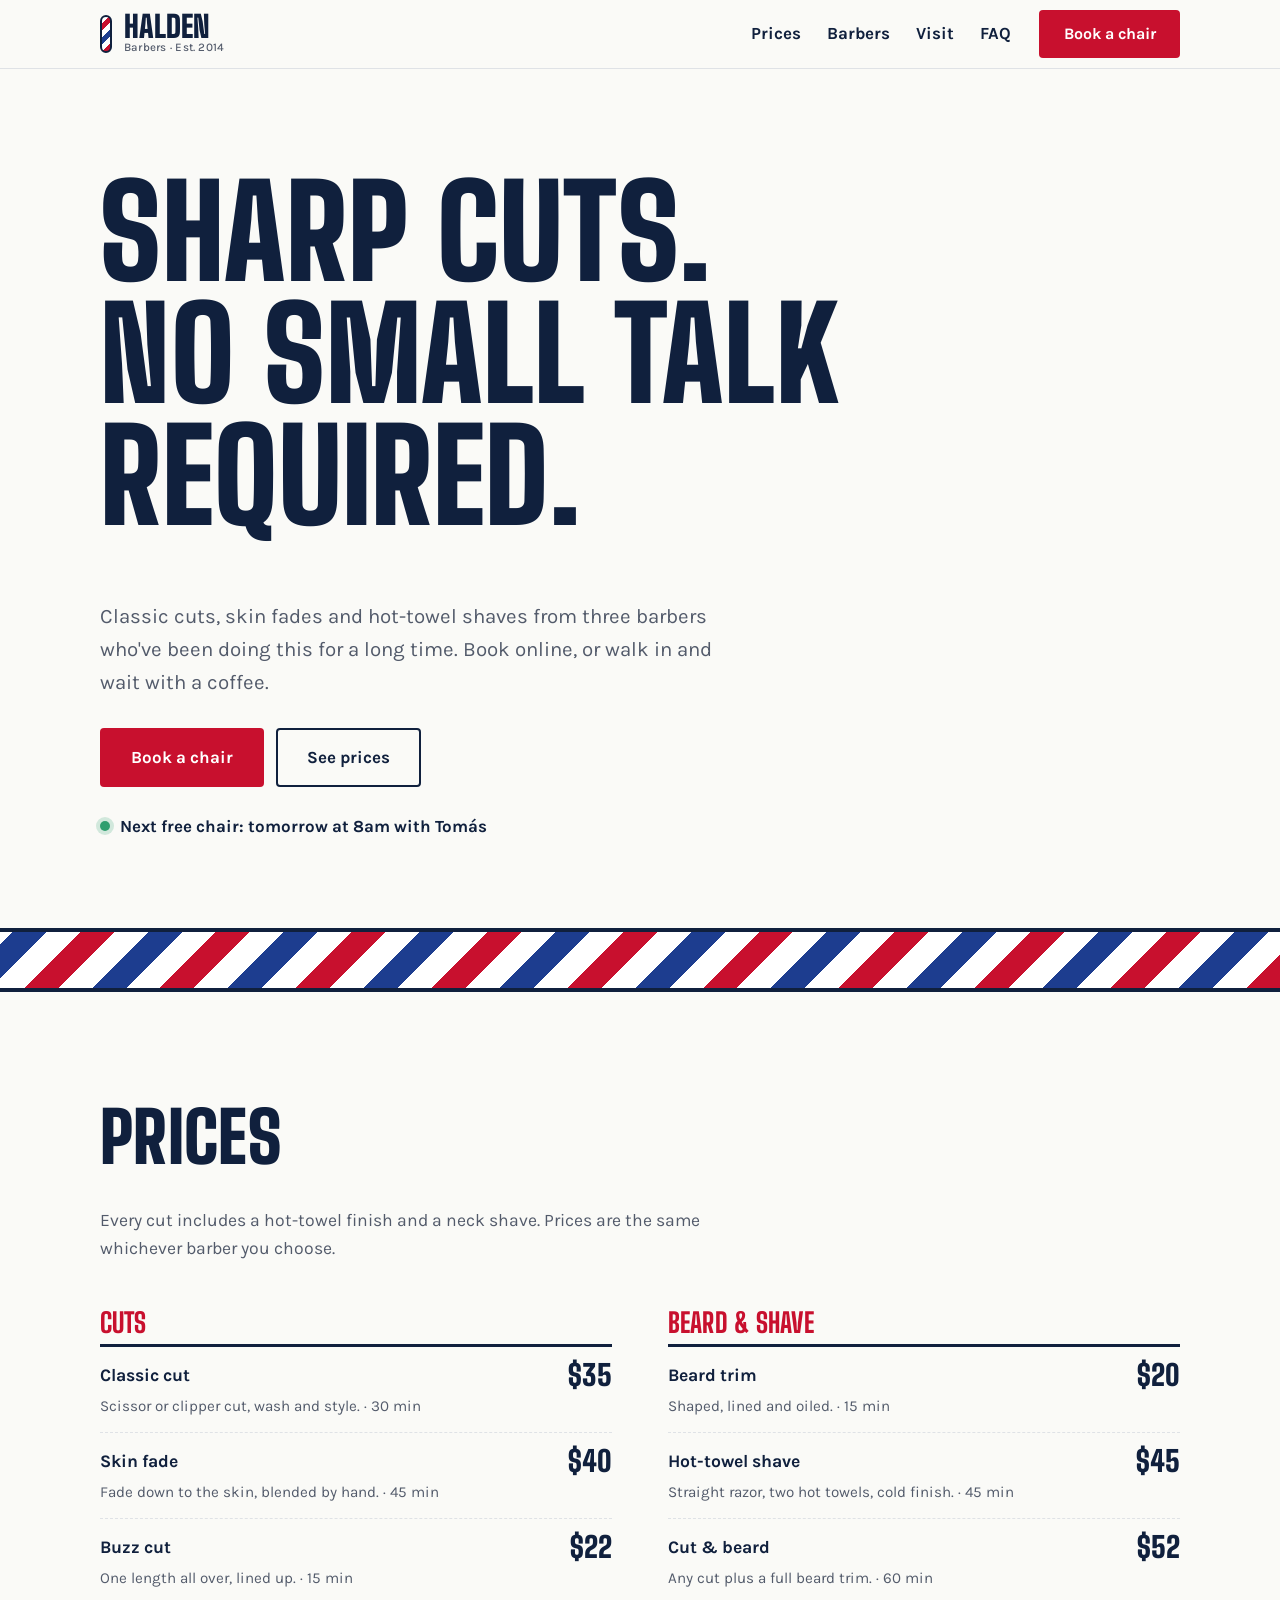
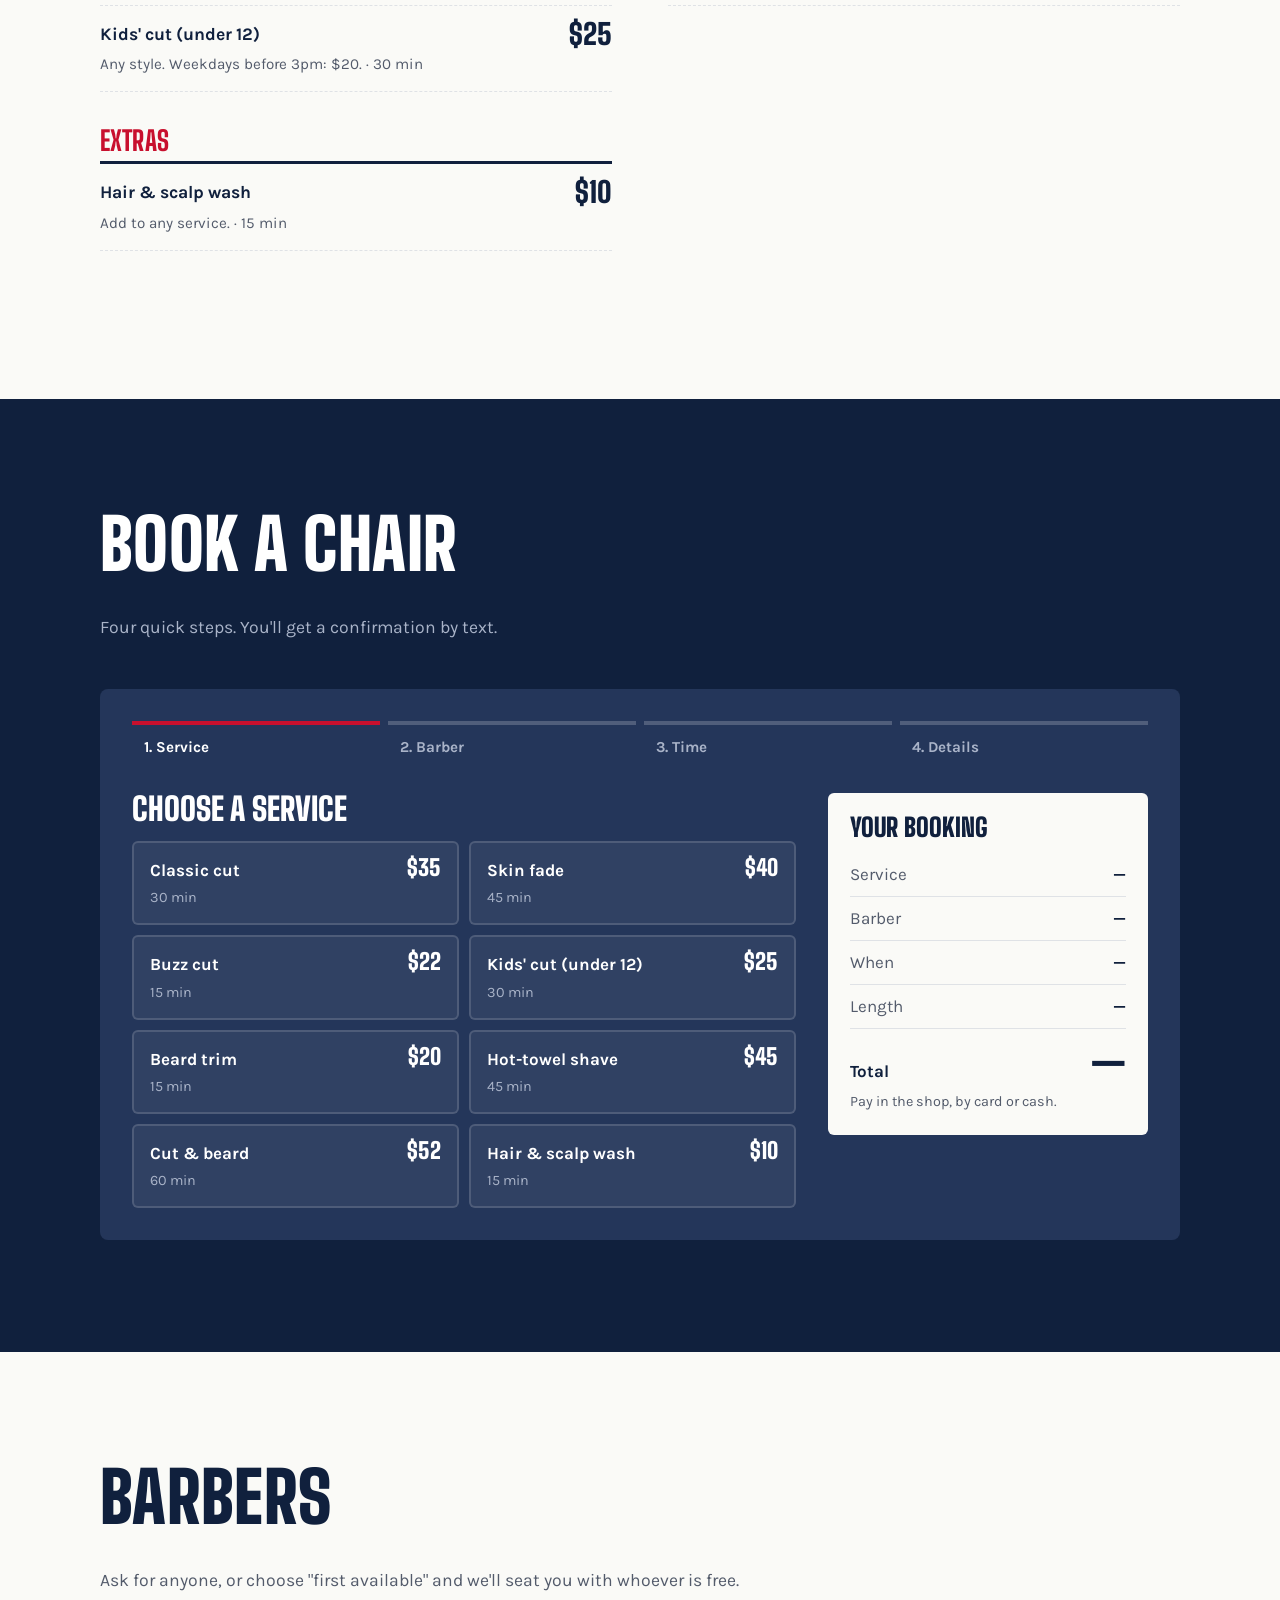
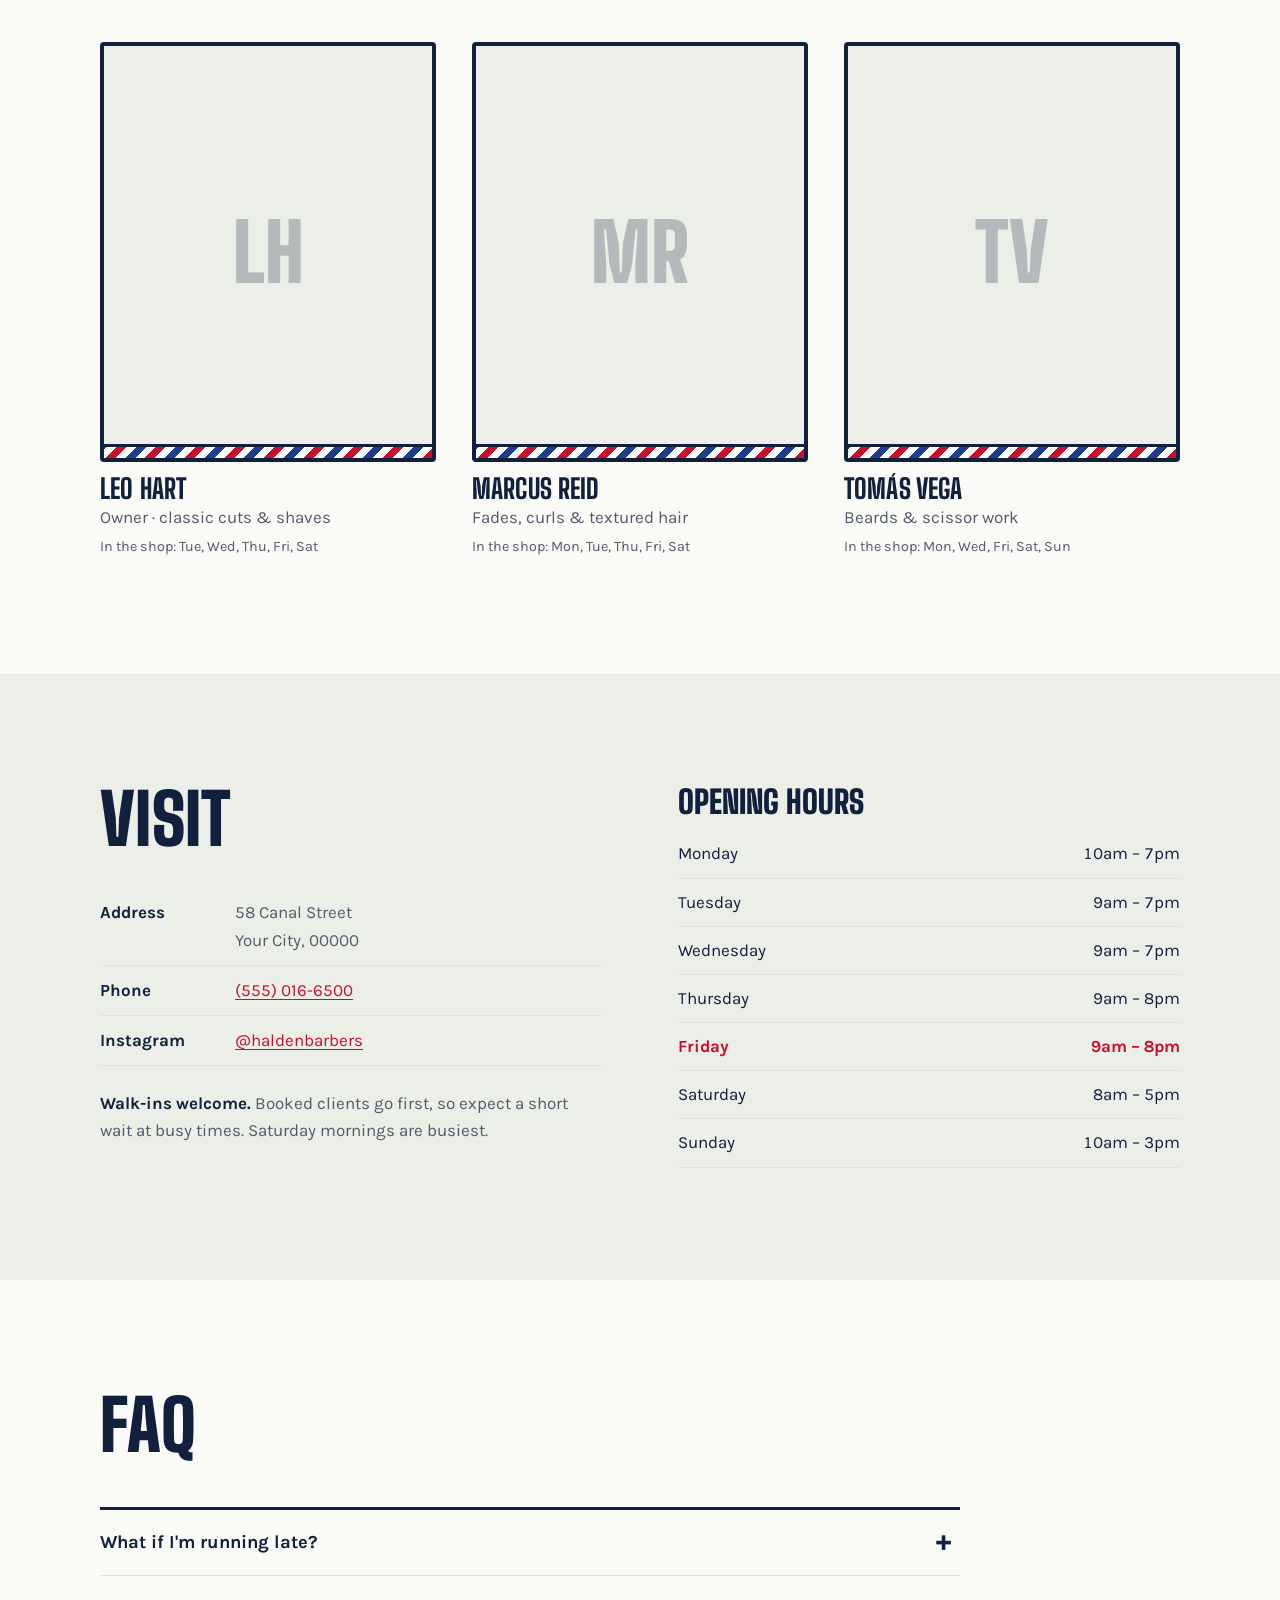
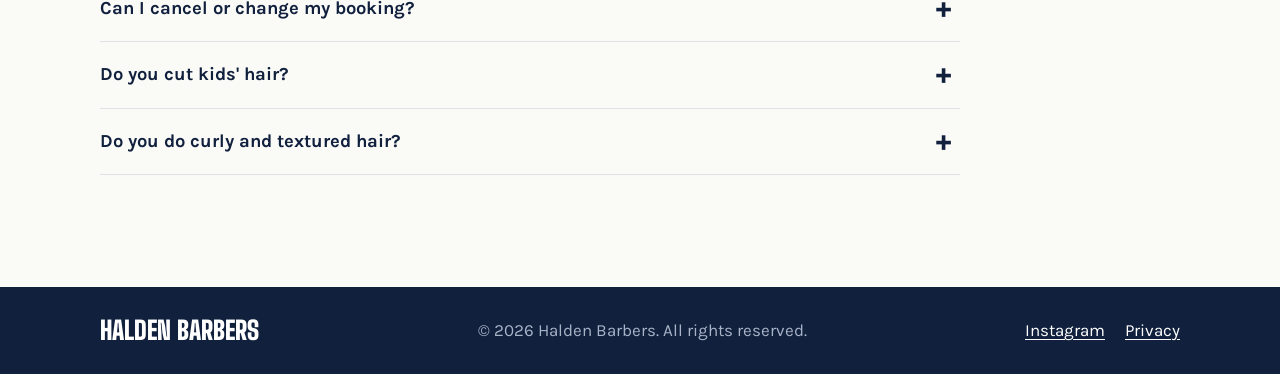
<file: halden-barbers/index.html>
<!doctype html>
<html lang="en">
<head>
  <meta charset="utf-8">
  <meta name="viewport" content="width=device-width, initial-scale=1">
  <title>Halden Barbers — Haircuts, Fades & Beard Trims</title>
  <meta name="description" content="Classic cuts, skin fades and hot-towel shaves. See prices, pick your barber and book a chair online in under a minute.">
  <link rel="preconnect" href="https://fonts.googleapis.com">
  <link rel="preconnect" href="https://fonts.gstatic.com" crossorigin>
  <link href="https://fonts.googleapis.com/css2?family=Big+Shoulders+Display:wght@700;800;900&family=Karla:wght@400;500;700&display=swap" rel="stylesheet">
  <link rel="stylesheet" href="assets/css/style.css">
  <link rel="icon" href="assets/img/favicon.svg" type="image/svg+xml">
</head>
<body>

<a class="skip-link" href="#main">Skip to content</a>

<!-- ============ HEADER ============ -->
<header class="site-header">
  <div class="wrap header-inner">
    <a class="brand" href="#top" aria-label="Halden Barbers, home">
      <span class="brand-pole" aria-hidden="true"></span>
      <span>Halden<small>Barbers · Est. 2014</small></span>
    </a>

    <button class="nav-toggle" aria-expanded="false" aria-controls="site-nav">
      <span class="sr-only">Menu</span>
      <span class="bars" aria-hidden="true"></span>
    </button>

    <nav id="site-nav" class="site-nav" aria-label="Main">
      <ul>
        <li><a href="#prices">Prices</a></li>
        <li><a href="#barbers">Barbers</a></li>
        <li><a href="#visit">Visit</a></li>
        <li><a href="#faq">FAQ</a></li>
      </ul>
      <a class="btn btn-red" href="#book">Book a chair</a>
    </nav>
  </div>
</header>

<main id="main">

<!-- ============ HERO ============ -->
<section class="hero" id="top">
  <div class="wrap hero-inner">
    <h1>Sharp cuts.<br>No small talk required.</h1>
    <p class="lead">Classic cuts, skin fades and hot-towel shaves from three barbers who've been doing this for a long time. Book online, or walk in and wait with a coffee.</p>
    <div class="hero-actions">
      <a class="btn btn-red btn-lg" href="#book">Book a chair</a>
      <a class="btn btn-line btn-lg" href="#prices">See prices</a>
    </div>
    <p class="next-free" data-next-free aria-live="polite"></p>
  </div>
  <!-- Signature element: the barber pole, laid on its side -->
  <div class="pole-band" aria-hidden="true"><span></span></div>
</section>

<!-- ============ PRICES ============ -->
<section class="section" id="prices">
  <div class="wrap">
    <header class="section-head">
      <h2>Prices</h2>
      <p>Every cut includes a hot-towel finish and a neck shave. Prices are the same whichever barber you choose.</p>
    </header>
    <!-- Services and prices come from SERVICES in assets/js/main.js, so the booking form always matches -->
    <div class="price-board" data-price-board></div>
  </div>
</section>

<!-- ============ BOOKING ============ -->
<section class="section section-ink" id="book">
  <div class="wrap">
    <header class="section-head">
      <h2>Book a chair</h2>
      <p>Four quick steps. You'll get a confirmation by text.</p>
    </header>

    <div class="booking" data-booking>
      <ol class="b-steps" aria-label="Booking progress">
        <li data-step-label="1" class="is-current">Service</li>
        <li data-step-label="2">Barber</li>
        <li data-step-label="3">Time</li>
        <li data-step-label="4">Details</li>
      </ol>

      <div class="b-body">
        <!-- Step 1 -->
        <fieldset class="b-panel" data-panel="1">
          <legend>Choose a service</legend>
          <div class="b-options" data-services></div>
        </fieldset>

        <!-- Step 2 -->
        <fieldset class="b-panel" data-panel="2" hidden>
          <legend>Choose your barber</legend>
          <div class="b-options" data-barbers></div>
        </fieldset>

        <!-- Step 3 -->
        <div class="b-panel" data-panel="3" hidden>
          <p class="b-legend" id="time-legend">Choose a day and time</p>
          <div class="days" role="radiogroup" aria-labelledby="time-legend" data-days></div>
          <div class="slots" role="radiogroup" aria-label="Available times" data-slots></div>
          <p class="b-empty" data-slots-empty hidden></p>
        </div>

        <!-- Step 4 -->
        <form class="b-panel b-form" data-panel="4" hidden novalidate data-book-form>
          <p class="b-legend">Your details</p>
          <div class="field">
            <label for="b-name">Name</label>
            <input id="b-name" name="name" type="text" autocomplete="name" required>
            <p class="error">Enter your name.</p>
          </div>
          <div class="field">
            <label for="b-phone">Mobile number</label>
            <input id="b-phone" name="phone" type="tel" autocomplete="tel" required>
            <p class="error">Enter a mobile number for your confirmation text.</p>
          </div>
          <label class="check"><input type="checkbox" name="remind" checked> Text me a reminder the day before</label>
          <button class="btn btn-red btn-lg" type="submit">Confirm booking</button>
        </form>

        <!-- Done -->
        <div class="b-panel b-done" data-panel="5" hidden tabindex="-1">
          <p class="b-legend">You're booked.</p>
          <p data-done-text></p>
          <button type="button" class="btn btn-line" data-restart>Book another</button>
        </div>
      </div>

      <aside class="b-summary" aria-live="polite">
        <p class="sum-title">Your booking</p>
        <dl>
          <div><dt>Service</dt><dd data-sum="service">—</dd></div>
          <div><dt>Barber</dt><dd data-sum="barber">—</dd></div>
          <div><dt>When</dt><dd data-sum="when">—</dd></div>
          <div><dt>Length</dt><dd data-sum="length">—</dd></div>
        </dl>
        <p class="sum-total"><span>Total</span><strong data-sum="total">—</strong></p>
        <p class="sum-note">Pay in the shop, by card or cash.</p>
        <button type="button" class="btn btn-line btn-back" data-back hidden>Back</button>
      </aside>
    </div>
  </div>
</section>

<!-- ============ BARBERS ============ -->
<section class="section" id="barbers">
  <div class="wrap">
    <header class="section-head">
      <h2>Barbers</h2>
      <p>Ask for anyone, or choose "first available" and we'll seat you with whoever is free.</p>
    </header>
    <!-- Barbers come from BARBERS in assets/js/main.js -->
    <div class="barbers" data-barber-cards></div>
  </div>
</section>

<!-- ============ VISIT ============ -->
<section class="section section-chalk" id="visit">
  <div class="wrap visit-grid">
    <div>
      <h2>Visit</h2>
      <dl class="contact">
        <div><dt>Address</dt><dd>58 Canal Street<br>Your City, 00000</dd></div>
        <div><dt>Phone</dt><dd><a href="tel:+15550166500">(555) 016-6500</a></dd></div>
        <div><dt>Instagram</dt><dd><a href="#">@haldenbarbers</a></dd></div>
      </dl>
      <p class="walkin"><strong>Walk-ins welcome.</strong> Booked clients go first, so expect a short wait at busy times. Saturday mornings are busiest.</p>
    </div>
    <div>
      <table class="hours-table" data-hours-table>
        <caption>Opening hours</caption>
        <tbody></tbody>
      </table>
    </div>
  </div>
</section>

<!-- ============ FAQ ============ -->
<section class="section" id="faq">
  <div class="wrap">
    <header class="section-head"><h2>FAQ</h2></header>
    <div class="faq">
      <details>
        <summary>What if I'm running late?</summary>
        <p>Call us. Up to 10 minutes late we'll still do the full service; after that we may need to shorten it or move you to the next free slot.</p>
      </details>
      <details>
        <summary>Can I cancel or change my booking?</summary>
        <p>Yes, reply to your confirmation text or call us at least 2 hours before. Late cancellations twice in a row mean we'll ask for a deposit next time.</p>
      </details>
      <details>
        <summary>Do you cut kids' hair?</summary>
        <p>Yes, any age. Kids' cuts are cheaper on weekdays before 3pm, when it's quieter.</p>
      </details>
      <details>
        <summary>Do you do curly and textured hair?</summary>
        <p>Absolutely. All three barbers cut every hair type, and Marcus specialises in curls and textured fades.</p>
      </details>
    </div>
  </div>
</section>

</main>

<!-- ============ FOOTER ============ -->
<footer class="site-footer">
  <div class="wrap footer-inner">
    <p class="footer-brand">Halden Barbers</p>
    <p>© <span data-year></span> Halden Barbers. All rights reserved.</p>
    <ul class="footer-links">
      <li><a href="#">Instagram</a></li>
      <li><a href="#">Privacy</a></li>
    </ul>
  </div>
</footer>

<script src="assets/js/main.js"></script>
</body>
</html>
</file>
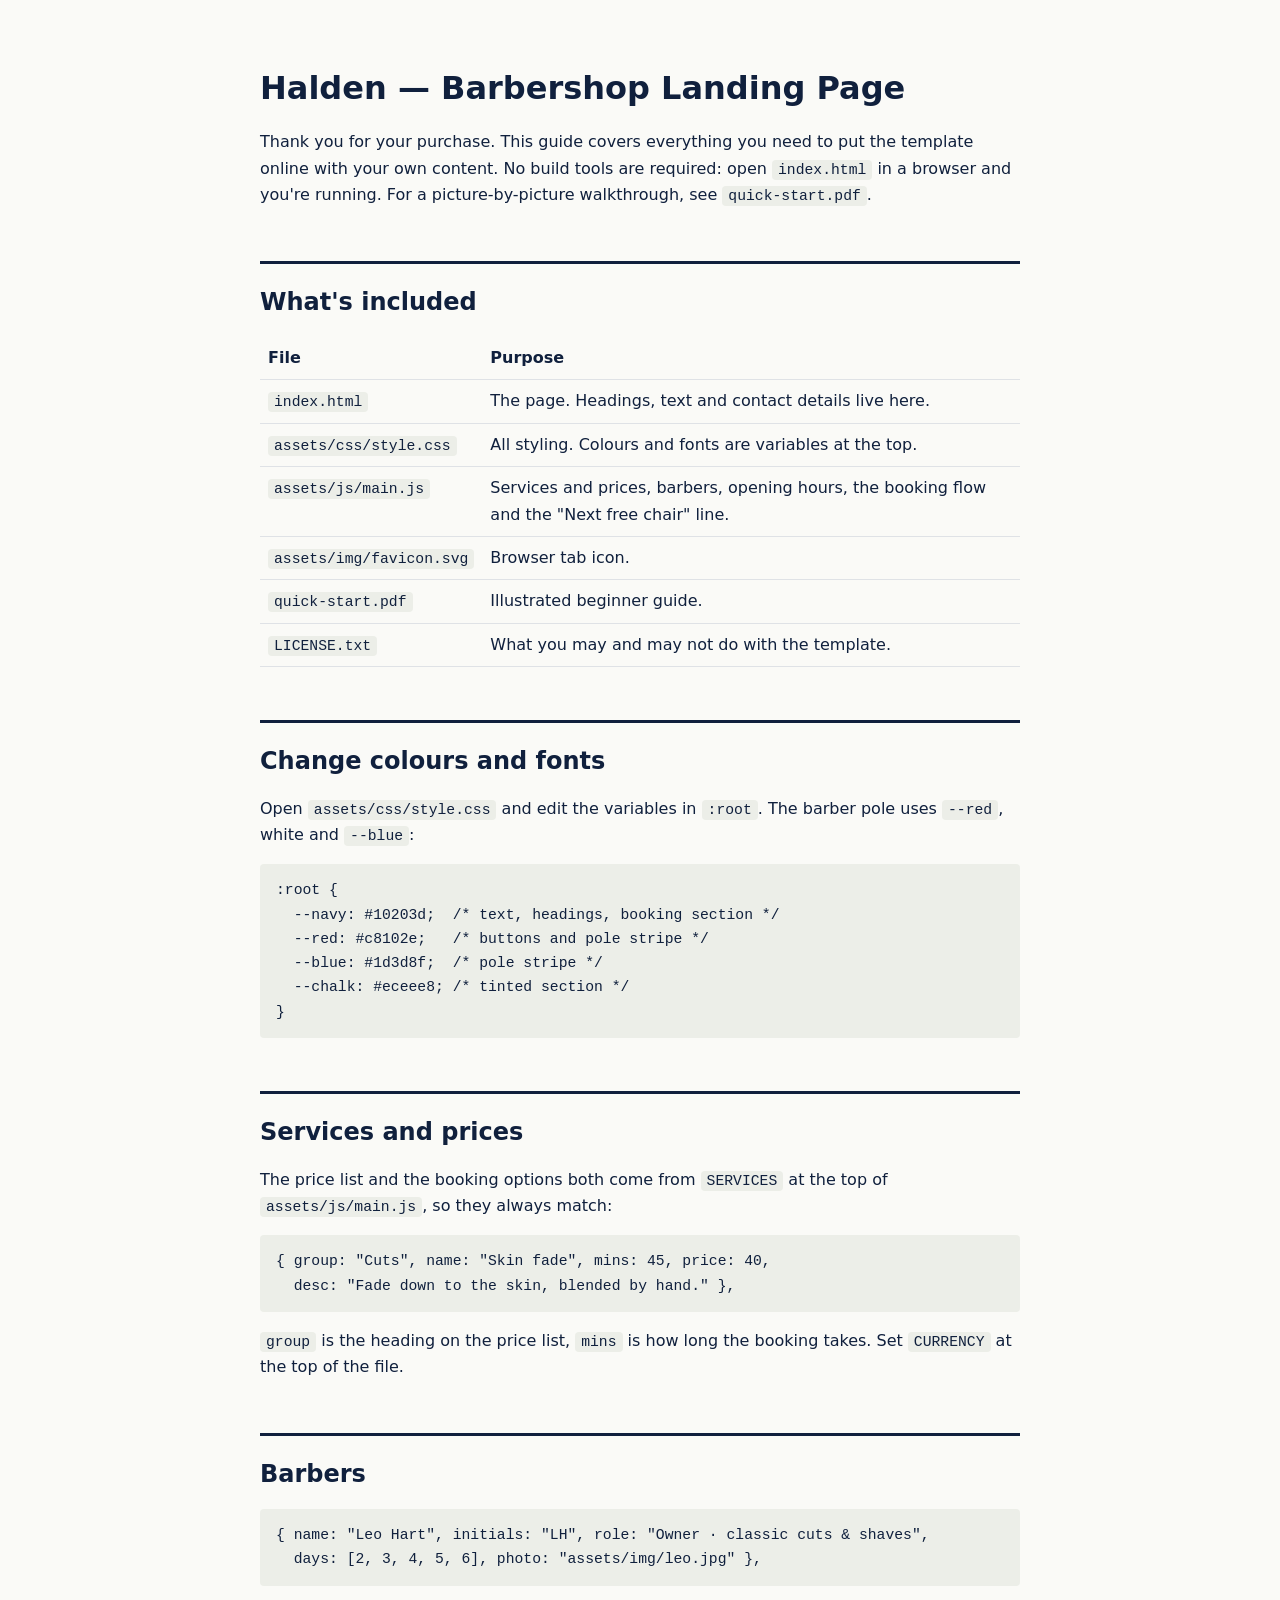
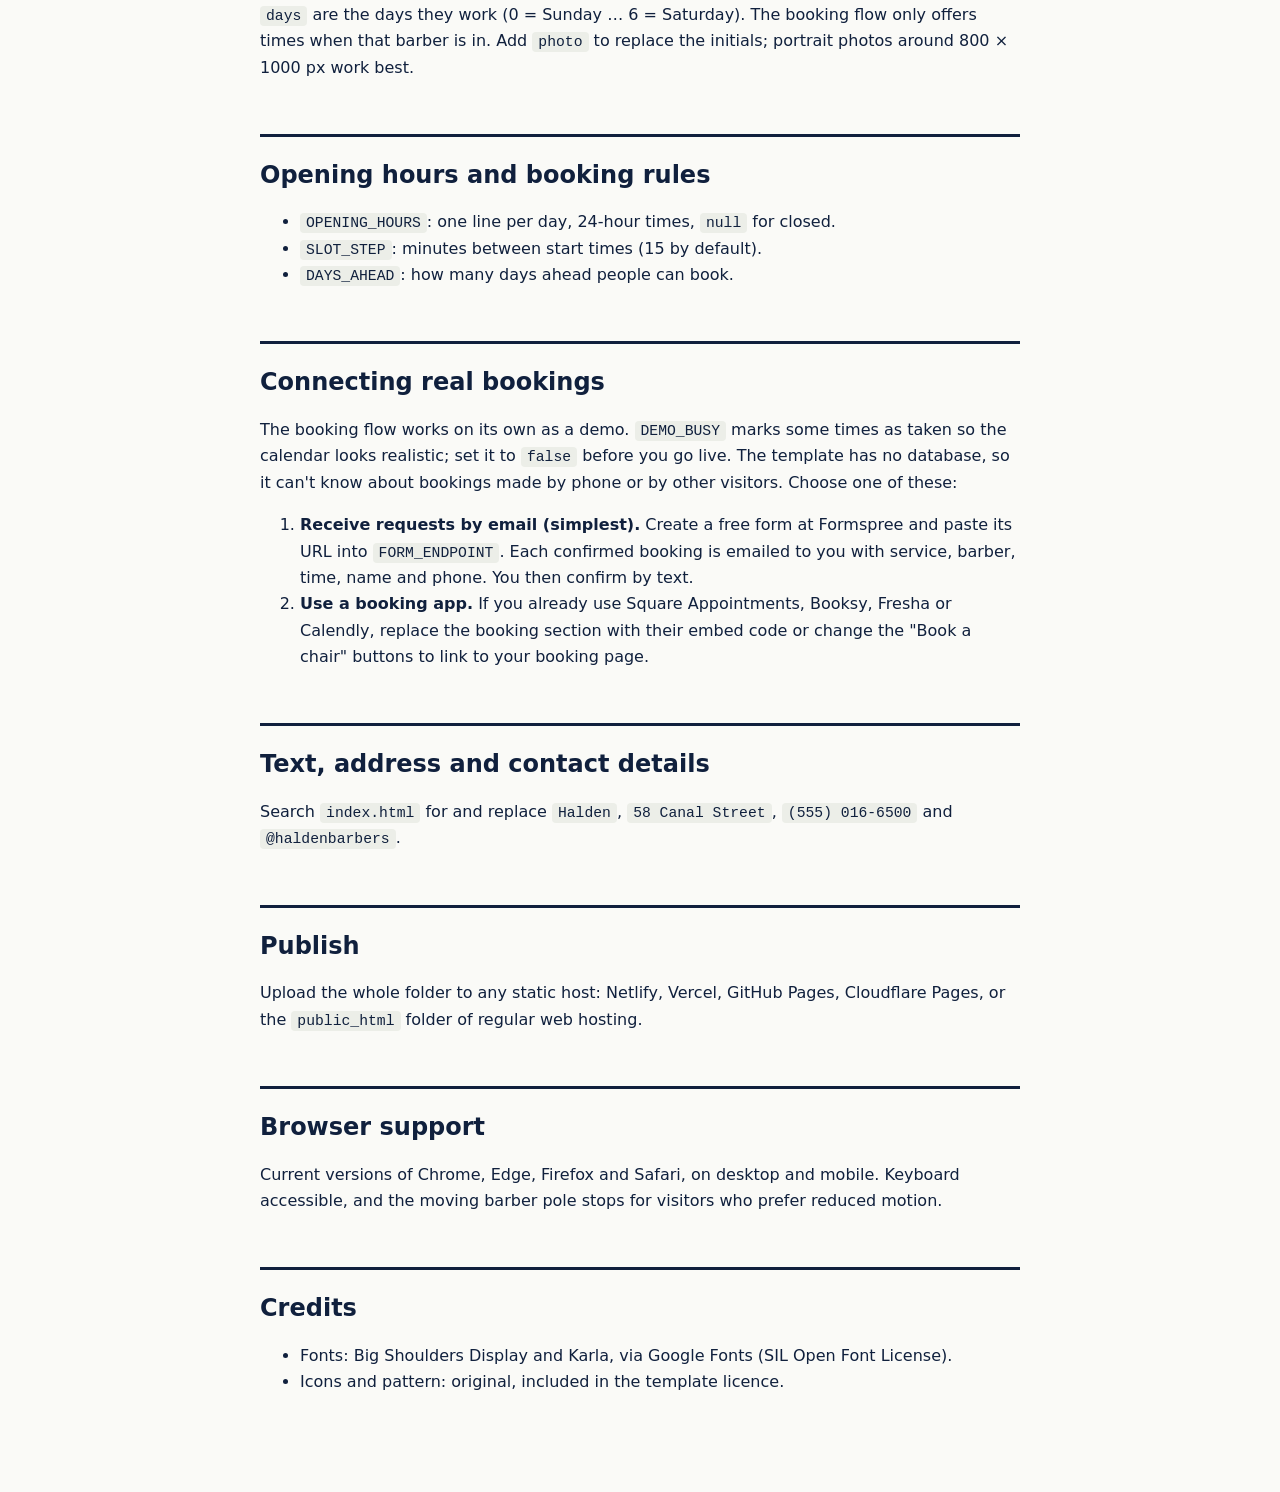
<file: halden-barbers/documentation.html>
<!doctype html>
<html lang="en">
<head>
<meta charset="utf-8">
<meta name="viewport" content="width=device-width, initial-scale=1">
<title>Halden — Documentation</title>
<style>
  body { font: 16px/1.65 system-ui, sans-serif; color: #10203d; background: #fafaf7; margin: 0; }
  main { max-width: 760px; margin: 0 auto; padding: 48px 20px 80px; }
  h1, h2 { line-height: 1.2; }
  h2 { margin-top: 2.2em; padding-top: 1em; border-top: 3px solid #10203d; }
  code, pre { font-family: ui-monospace, Menlo, monospace; font-size: .92em; background: #eceee8; border-radius: 4px; }
  code { padding: 2px 6px; }
  pre { padding: 14px 16px; overflow-x: auto; }
  table { border-collapse: collapse; width: 100%; }
  th, td { text-align: left; padding: 8px; border-bottom: 1px solid #dfe2e6; vertical-align: top; }
</style>
</head>
<body>
<main>
<h1>Halden — Barbershop Landing Page</h1>
<p>Thank you for your purchase. This guide covers everything you need to put the template online with your own content. No build tools are required: open <code>index.html</code> in a browser and you're running. For a picture-by-picture walkthrough, see <code>quick-start.pdf</code>.</p>

<h2>What's included</h2>
<table>
  <tr><th>File</th><th>Purpose</th></tr>
  <tr><td><code>index.html</code></td><td>The page. Headings, text and contact details live here.</td></tr>
  <tr><td><code>assets/css/style.css</code></td><td>All styling. Colours and fonts are variables at the top.</td></tr>
  <tr><td><code>assets/js/main.js</code></td><td>Services and prices, barbers, opening hours, the booking flow and the "Next free chair" line.</td></tr>
  <tr><td><code>assets/img/favicon.svg</code></td><td>Browser tab icon.</td></tr>
  <tr><td><code>quick-start.pdf</code></td><td>Illustrated beginner guide.</td></tr>
  <tr><td><code>LICENSE.txt</code></td><td>What you may and may not do with the template.</td></tr>
</table>

<h2>Change colours and fonts</h2>
<p>Open <code>assets/css/style.css</code> and edit the variables in <code>:root</code>. The barber pole uses <code>--red</code>, white and <code>--blue</code>:</p>
<pre>:root {
  --navy: #10203d;  /* text, headings, booking section */
  --red: #c8102e;   /* buttons and pole stripe */
  --blue: #1d3d8f;  /* pole stripe */
  --chalk: #eceee8; /* tinted section */
}</pre>

<h2>Services and prices</h2>
<p>The price list and the booking options both come from <code>SERVICES</code> at the top of <code>assets/js/main.js</code>, so they always match:</p>
<pre>{ group: "Cuts", name: "Skin fade", mins: 45, price: 40,
  desc: "Fade down to the skin, blended by hand." },</pre>
<p><code>group</code> is the heading on the price list, <code>mins</code> is how long the booking takes. Set <code>CURRENCY</code> at the top of the file.</p>

<h2>Barbers</h2>
<pre>{ name: "Leo Hart", initials: "LH", role: "Owner · classic cuts & shaves",
  days: [2, 3, 4, 5, 6], photo: "assets/img/leo.jpg" },</pre>
<p><code>days</code> are the days they work (0 = Sunday … 6 = Saturday). The booking flow only offers times when that barber is in. Add <code>photo</code> to replace the initials; portrait photos around 800 × 1000 px work best.</p>

<h2>Opening hours and booking rules</h2>
<ul>
  <li><code>OPENING_HOURS</code>: one line per day, 24-hour times, <code>null</code> for closed.</li>
  <li><code>SLOT_STEP</code>: minutes between start times (15 by default).</li>
  <li><code>DAYS_AHEAD</code>: how many days ahead people can book.</li>
</ul>

<h2>Connecting real bookings</h2>
<p>The booking flow works on its own as a demo. <code>DEMO_BUSY</code> marks some times as taken so the calendar looks realistic; set it to <code>false</code> before you go live. The template has no database, so it can't know about bookings made by phone or by other visitors. Choose one of these:</p>
<ol>
  <li><strong>Receive requests by email (simplest).</strong> Create a free form at Formspree and paste its URL into <code>FORM_ENDPOINT</code>. Each confirmed booking is emailed to you with service, barber, time, name and phone. You then confirm by text.</li>
  <li><strong>Use a booking app.</strong> If you already use Square Appointments, Booksy, Fresha or Calendly, replace the booking section with their embed code or change the "Book a chair" buttons to link to your booking page.</li>
</ol>

<h2>Text, address and contact details</h2>
<p>Search <code>index.html</code> for and replace <code>Halden</code>, <code>58 Canal Street</code>, <code>(555) 016-6500</code> and <code>@haldenbarbers</code>.</p>

<h2>Publish</h2>
<p>Upload the whole folder to any static host: Netlify, Vercel, GitHub Pages, Cloudflare Pages, or the <code>public_html</code> folder of regular web hosting.</p>

<h2>Browser support</h2>
<p>Current versions of Chrome, Edge, Firefox and Safari, on desktop and mobile. Keyboard accessible, and the moving barber pole stops for visitors who prefer reduced motion.</p>

<h2>Credits</h2>
<ul>
  <li>Fonts: Big Shoulders Display and Karla, via Google Fonts (SIL Open Font License).</li>
  <li>Icons and pattern: original, included in the template licence.</li>
</ul>
</main>
</body>
</html>
</file>
<file: halden-barbers/assets/css/style.css>
/* ==========================================================
   Halden Barbers — barbershop landing page template
   Rebrand the whole page from the variables in :root.
   ========================================================== */

:root {
  /* Brand colours (the barber pole uses red, white and blue) */
  --navy: #10203d;       /* text, headings, booking section */
  --navy-soft: #24365a;
  --red: #c8102e;        /* buttons, pole stripe */
  --red-deep: #a10c25;
  --blue: #1d3d8f;       /* pole stripe, small accents */
  --chalk: #eceee8;      /* tinted section */
  --paper: #fafaf7;      /* page background */
  --muted: #535b6b;
  --line: #dfe2e6;
  --danger: #b3261e;

  /* Type */
  --font-display: "Big Shoulders Display", Impact, "Arial Narrow", sans-serif;
  --font-body: "Karla", system-ui, sans-serif;

  /* Layout */
  --wrap: 1160px;
  --gutter: clamp(16px, 4vw, 40px);
  --radius: 4px;
  --section-space: clamp(64px, 9vw, 112px);
}

/* ---------- Base ---------- */
*, *::before, *::after { box-sizing: border-box; }
[hidden] { display: none !important; }
html { scroll-behavior: smooth; scroll-padding-top: 76px; }
body { margin: 0; background: var(--paper); color: var(--navy); font: 400 1.0625rem/1.6 var(--font-body); -webkit-font-smoothing: antialiased; }
img, svg { display: block; max-width: 100%; }
h1, h2, h3 { margin: 0 0 .5em; line-height: .95; font-family: var(--font-display); font-weight: 900; text-transform: uppercase; letter-spacing: .005em; }
h1 { font-size: clamp(3.4rem, 10vw, 8.4rem); }
h2 { font-size: clamp(2.6rem, 6vw, 4.4rem); }
h3 { font-size: 1.7rem; font-weight: 800; }
p { margin: 0 0 1em; }
a { color: var(--red); text-underline-offset: 3px; }
:focus-visible { outline: 3px solid var(--red); outline-offset: 3px; }

.wrap { max-width: var(--wrap); margin: 0 auto; padding: 0 var(--gutter); }
.sr-only { position: absolute; width: 1px; height: 1px; overflow: hidden; clip: rect(0 0 0 0); white-space: nowrap; }
.skip-link { position: absolute; left: -999px; top: 8px; background: var(--navy); color: #fff; padding: 8px 14px; z-index: 100; }
.skip-link:focus { left: 8px; }
.lead { font-size: clamp(1.15rem, 1.6vw, 1.3rem); color: var(--muted); max-width: 32em; }

/* ---------- Buttons ---------- */
.btn { display: inline-flex; align-items: center; justify-content: center; padding: .8em 1.4em; border-radius: var(--radius); border: 2px solid transparent; font: 700 1rem/1.2 var(--font-body); text-decoration: none; cursor: pointer; white-space: nowrap; transition: background-color .15s, color .15s; }
.btn-lg { padding: 1em 1.7em; font-size: 1.0625rem; }
.btn-red { background: var(--red); color: #fff; }
.btn-red:hover { background: var(--red-deep); }
.btn-line { border-color: currentColor; color: var(--navy); background: transparent; }
.btn-line:hover { background: var(--chalk); }
.section-ink .btn-line { color: #fff; }
.section-ink .btn-line:hover { background: var(--navy-soft); }

/* ---------- Header ---------- */
.site-header { position: sticky; top: 0; z-index: 50; background: color-mix(in srgb, var(--paper) 93%, transparent); backdrop-filter: blur(8px); border-bottom: 1px solid var(--line); }
.header-inner { display: flex; align-items: center; justify-content: space-between; min-height: 68px; gap: 24px; }
.brand { display: flex; align-items: center; gap: 12px; text-decoration: none; color: var(--navy); font: 900 1.9rem/.9 var(--font-display); text-transform: uppercase; }
.brand small { display: block; font: 500 .72rem/1.3 var(--font-body); text-transform: none; color: var(--muted); letter-spacing: .02em; }
.brand-pole { width: 12px; height: 38px; border-radius: 6px; border: 2px solid var(--navy); background: repeating-linear-gradient(-45deg, var(--red) 0 5px, #fff 5px 10px, var(--blue) 10px 15px, #fff 15px 20px); }
.site-nav { display: flex; align-items: center; gap: 28px; }
.site-nav ul { display: flex; gap: 26px; list-style: none; margin: 0; padding: 0; }
.site-nav ul a { text-decoration: none; font-weight: 700; color: var(--navy); }
.site-nav ul a:hover { color: var(--red); }
.nav-toggle { display: none; background: none; border: 0; width: 44px; height: 44px; cursor: pointer; }
.bars, .bars::before, .bars::after { display: block; width: 24px; height: 2.5px; background: var(--navy); margin: 0 auto; position: relative; transition: transform .2s; }
.bars::before, .bars::after { content: ""; position: absolute; left: 0; }
.bars::before { top: -7px; }
.bars::after { top: 7px; }
.nav-toggle[aria-expanded="true"] .bars { background: transparent; }
.nav-toggle[aria-expanded="true"] .bars::before { transform: translateY(7px) rotate(45deg); }
.nav-toggle[aria-expanded="true"] .bars::after { transform: translateY(-7px) rotate(-45deg); }

/* ---------- Hero ---------- */
.hero { padding-top: clamp(48px, 8vw, 104px); }
.hero h1 { color: var(--navy); }
.hero-actions { display: flex; flex-wrap: wrap; gap: 12px; margin-top: 30px; }
.next-free { margin: 26px 0 0; font-weight: 700; display: flex; align-items: center; gap: 10px; }
.next-free::before { content: ""; width: 10px; height: 10px; border-radius: 50%; background: #2f9e6f; box-shadow: 0 0 0 4px rgba(47, 158, 111, .2); }
.next-free:empty { display: none; }

/* The signature element: a barber pole running across the page */
.pole-band { margin-top: clamp(48px, 7vw, 88px); height: 64px; border-top: 4px solid var(--navy); border-bottom: 4px solid var(--navy); overflow: hidden; }
.pole-band span { display: block; height: 100%; width: calc(100% + 136px); margin-left: -136px;
  background: repeating-linear-gradient(-45deg, var(--red) 0 24px, #fff 24px 48px, var(--blue) 48px 72px, #fff 72px 96px);
  animation: pole 6s linear infinite; }
@keyframes pole { to { transform: translateX(135.76px); } }

/* ---------- Sections ---------- */
.section { padding: var(--section-space) 0; }
.section-ink { background: var(--navy); color: #d6dbe6; }
.section-ink h2 { color: #fff; }
.section-chalk { background: var(--chalk); }
.section-head { max-width: 40em; margin-bottom: clamp(28px, 4vw, 48px); }
.section-head p { color: var(--muted); font-size: 1.1rem; }
.section-ink .section-head p { color: #a9b3c8; }

/* Price board */
.price-board { display: grid; grid-template-columns: 1fr 1fr; column-gap: 56px; }
.price-group h3 { color: var(--red); border-bottom: 3px solid var(--navy); padding-bottom: 8px; margin-bottom: 0; }
.price-group ul { list-style: none; margin: 0 0 36px; padding: 0; }
.price-group li { display: grid; grid-template-columns: 1fr auto; gap: 4px 16px; padding: 14px 0; border-bottom: 1px dashed var(--line); }
.p-name { font-weight: 700; font-size: 1.1rem; }
.p-price { font: 900 1.8rem/1 var(--font-display); text-align: right; }
.p-desc { grid-column: 1 / -1; color: var(--muted); font-size: .95rem; }
.p-desc span { white-space: nowrap; }

/* Booking */
.booking { display: grid; grid-template-columns: 1fr 320px; gap: 0 32px; background: var(--navy-soft); border-radius: 8px; padding: clamp(18px, 3vw, 32px); }
.b-steps { grid-column: 1 / -1; list-style: none; margin: 0 0 24px; padding: 0; display: grid; grid-template-columns: repeat(4, 1fr); gap: 8px; counter-reset: s; }
.b-steps li { counter-increment: s; padding: 10px 12px; border-top: 4px solid rgba(255, 255, 255, .2); font-weight: 700; color: #a9b3c8; font-size: .95rem; }
.b-steps li::before { content: counter(s) ". "; }
.b-steps li.is-done { border-color: #fff; color: #fff; }
.b-steps li.is-current { border-color: var(--red); color: #fff; }
.b-body, .b-summary, .b-panel { min-width: 0; }
.b-panel { border: 0; padding: 0; margin: 0; }
.b-panel legend, .b-legend { font: 900 2rem/1 var(--font-display); text-transform: uppercase; color: #fff; padding: 0; margin: 0 0 16px; }
.b-options { display: grid; grid-template-columns: 1fr 1fr; gap: 10px; }
.opt { position: relative; cursor: pointer; display: block; }
.opt input { position: absolute; opacity: 0; inset: 0; cursor: pointer; }
.opt span { display: grid; grid-template-columns: 1fr auto; gap: 2px 12px; height: 100%; padding: 14px 16px; border-radius: 6px; background: rgba(255, 255, 255, .06); border: 2px solid rgba(255, 255, 255, .14); color: #fff; }
.opt b { font-weight: 700; }
.opt i { font-style: normal; font: 900 1.4rem/1 var(--font-display); }
.opt small { grid-column: 1 / -1; color: #a9b3c8; font-size: .9rem; }
.opt:hover span { border-color: rgba(255, 255, 255, .4); }
.opt input:checked + span { background: #fff; border-color: #fff; color: var(--navy); }
.opt input:checked + span small { color: var(--muted); }
.opt input:focus-visible + span { outline: 3px solid var(--red); outline-offset: 2px; }
.days { display: flex; gap: 8px; overflow-x: auto; padding-bottom: 6px; margin-bottom: 16px; }
.days button, .slots button { border: 2px solid rgba(255, 255, 255, .18); background: rgba(255, 255, 255, .06); color: #fff; border-radius: 6px; cursor: pointer; font: 700 .95rem/1.2 var(--font-body); }
.days button { flex: 1 0 auto; min-width: 70px; padding: 10px 8px; text-align: center; }
.days button span { display: block; font: 900 1.5rem/1 var(--font-display); margin-top: 2px; }
.days button[aria-checked="true"], .slots button[aria-checked="true"] { background: #fff; color: var(--navy); border-color: #fff; }
.days button:disabled { opacity: .35; cursor: not-allowed; }
.slots { display: grid; grid-template-columns: repeat(auto-fill, minmax(84px, 1fr)); gap: 8px; }
.slots button { padding: 10px 6px; font-variant-numeric: tabular-nums; }
.slots button:hover, .days button:not(:disabled):hover { border-color: rgba(255, 255, 255, .5); }
.b-empty { color: #a9b3c8; }
.b-form { display: grid; gap: 16px; max-width: 460px; }
.field { display: grid; gap: 6px; }
.field label { font-weight: 700; color: #fff; }
.field input { font: inherit; color: var(--navy); width: 100%; padding: 12px 14px; border: 2px solid transparent; border-radius: 6px; background: #fff; }
.field input:focus { outline: none; border-color: #fff; box-shadow: 0 0 0 3px rgba(255, 255, 255, .35); }
.field.invalid input { border-color: #ff6b6b; }
.error { display: none; margin: 0; color: #ffb3b3; font-size: .92rem; }
.field.invalid .error { display: block; }
.check { display: flex; gap: 10px; align-items: center; color: #d6dbe6; cursor: pointer; }
.check input { width: 18px; height: 18px; accent-color: var(--red); }
.b-form .btn { justify-self: start; }
.b-done p { color: #fff; font-size: 1.15rem; }

.b-summary { background: var(--paper); color: var(--navy); border-radius: 6px; padding: 22px; align-self: start; }
.sum-title { font: 900 1.6rem/1 var(--font-display); text-transform: uppercase; margin-bottom: 12px; }
.b-summary dl { margin: 0; }
.b-summary dl div { display: flex; justify-content: space-between; gap: 12px; padding: 8px 0; border-bottom: 1px solid var(--line); }
.b-summary dt { color: var(--muted); }
.b-summary dd { margin: 0; font-weight: 700; text-align: right; }
.sum-total { display: flex; justify-content: space-between; align-items: baseline; margin: 14px 0 4px; font-weight: 700; }
.sum-total strong { font: 900 2.4rem/1 var(--font-display); }
.sum-note { color: var(--muted); font-size: .9rem; margin: 0; }
.btn-back { margin-top: 14px; width: 100%; }
.b-summary .btn-line { color: var(--navy); }

/* Barbers */
.barbers { display: grid; grid-template-columns: repeat(3, 1fr); gap: clamp(20px, 3vw, 36px); }
.barber { margin: 0; }
.portrait { aspect-ratio: 4 / 5; border: 4px solid var(--navy); border-radius: var(--radius); background: var(--chalk); background-size: cover; background-position: center; display: grid; place-items: center; margin-bottom: 14px; position: relative; overflow: hidden; }
.portrait::before { content: attr(data-initials); font: 900 clamp(3rem, 7vw, 5rem)/1 var(--font-display); color: var(--navy); opacity: .25; }
.portrait[style*="background-image"]::before { content: none; }
.portrait::after { content: ""; position: absolute; left: 0; right: 0; bottom: 0; height: 14px; background: repeating-linear-gradient(-45deg, var(--red) 0 7px, #fff 7px 14px, var(--blue) 14px 21px, #fff 21px 28px); border-top: 3px solid var(--navy); }
.barber h3 { margin-bottom: 2px; }
.barber p { margin: 0 0 4px; color: var(--muted); }
.barber .days-in { font-size: .9rem; }

/* Visit */
.visit-grid { display: grid; grid-template-columns: 1fr 1fr; gap: clamp(32px, 6vw, 80px); }
.contact { margin: 0 0 24px; }
.contact div { display: grid; grid-template-columns: 7em 1fr; gap: 16px; padding: 11px 0; border-bottom: 1px solid var(--line); }
.contact dt { font-weight: 700; }
.contact dd { margin: 0; color: var(--muted); }
.walkin { color: var(--muted); }
.walkin strong { color: var(--navy); }
.hours-table { width: 100%; border-collapse: collapse; }
.hours-table caption { text-align: left; font: 900 2rem/1 var(--font-display); text-transform: uppercase; margin-bottom: 12px; }
.hours-table th, .hours-table td { padding: 10px 0; border-bottom: 1px solid var(--line); text-align: left; font-weight: 400; }
.hours-table td { text-align: right; font-variant-numeric: tabular-nums; }
.hours-table tr.today th, .hours-table tr.today td { font-weight: 700; color: var(--red); }

/* FAQ */
.faq { max-width: 860px; }
.faq details { border-bottom: 1px solid var(--line); }
.faq details:first-child { border-top: 3px solid var(--navy); }
.faq summary { list-style: none; cursor: pointer; padding: 18px 44px 18px 0; position: relative; font-weight: 700; font-size: 1.15rem; }
.faq summary::-webkit-details-marker { display: none; }
.faq summary::after { content: "+"; position: absolute; right: 8px; top: 50%; transform: translateY(-50%); font: 900 2rem/1 var(--font-display); transition: transform .2s; }
.faq details[open] summary::after { transform: translateY(-50%) rotate(45deg); }
.faq details p { color: var(--muted); padding-bottom: 18px; margin: 0; max-width: 44em; }

/* Footer */
.site-footer { background: var(--navy); color: #a9b3c8; padding: 30px 0; }
.footer-inner { display: flex; flex-wrap: wrap; align-items: center; justify-content: space-between; gap: 16px; }
.footer-inner p { margin: 0; }
.footer-brand { font: 900 1.6rem/1 var(--font-display); text-transform: uppercase; color: #fff; }
.footer-links { list-style: none; display: flex; gap: 20px; margin: 0; padding: 0; }
.footer-links a { color: #fff; }

/* ---------- Responsive ---------- */
@media (max-width: 960px) {
  .nav-toggle { display: block; }
  .site-nav { position: absolute; top: 100%; left: 0; right: 0; flex-direction: column; align-items: stretch; gap: 16px; background: var(--paper); border-bottom: 1px solid var(--line); padding: 16px var(--gutter) 24px; display: none; }
  .site-nav.open { display: flex; }
  .site-nav ul { flex-direction: column; gap: 0; }
  .site-nav ul a { display: block; padding: 12px 0; border-bottom: 1px solid var(--line); }
  .booking { grid-template-columns: 1fr; }
  .b-summary { margin-top: 24px; }
  .price-board, .visit-grid { grid-template-columns: 1fr; }
}
@media (max-width: 640px) {
  .b-options { grid-template-columns: 1fr; }
  .b-steps li { font-size: 0; padding: 6px 0 0; }
  .b-steps li::before { font-size: .85rem; }
  .barbers { grid-template-columns: repeat(3, minmax(200px, 1fr)); overflow-x: auto; scroll-snap-type: x mandatory; padding-bottom: 8px; }
  .barber { scroll-snap-align: start; }
  .hero-actions .btn { width: 100%; }
}
@media (prefers-reduced-motion: reduce) {
  html { scroll-behavior: auto; }
  *, *::before, *::after { animation: none !important; transition: none !important; }
}
</file>
